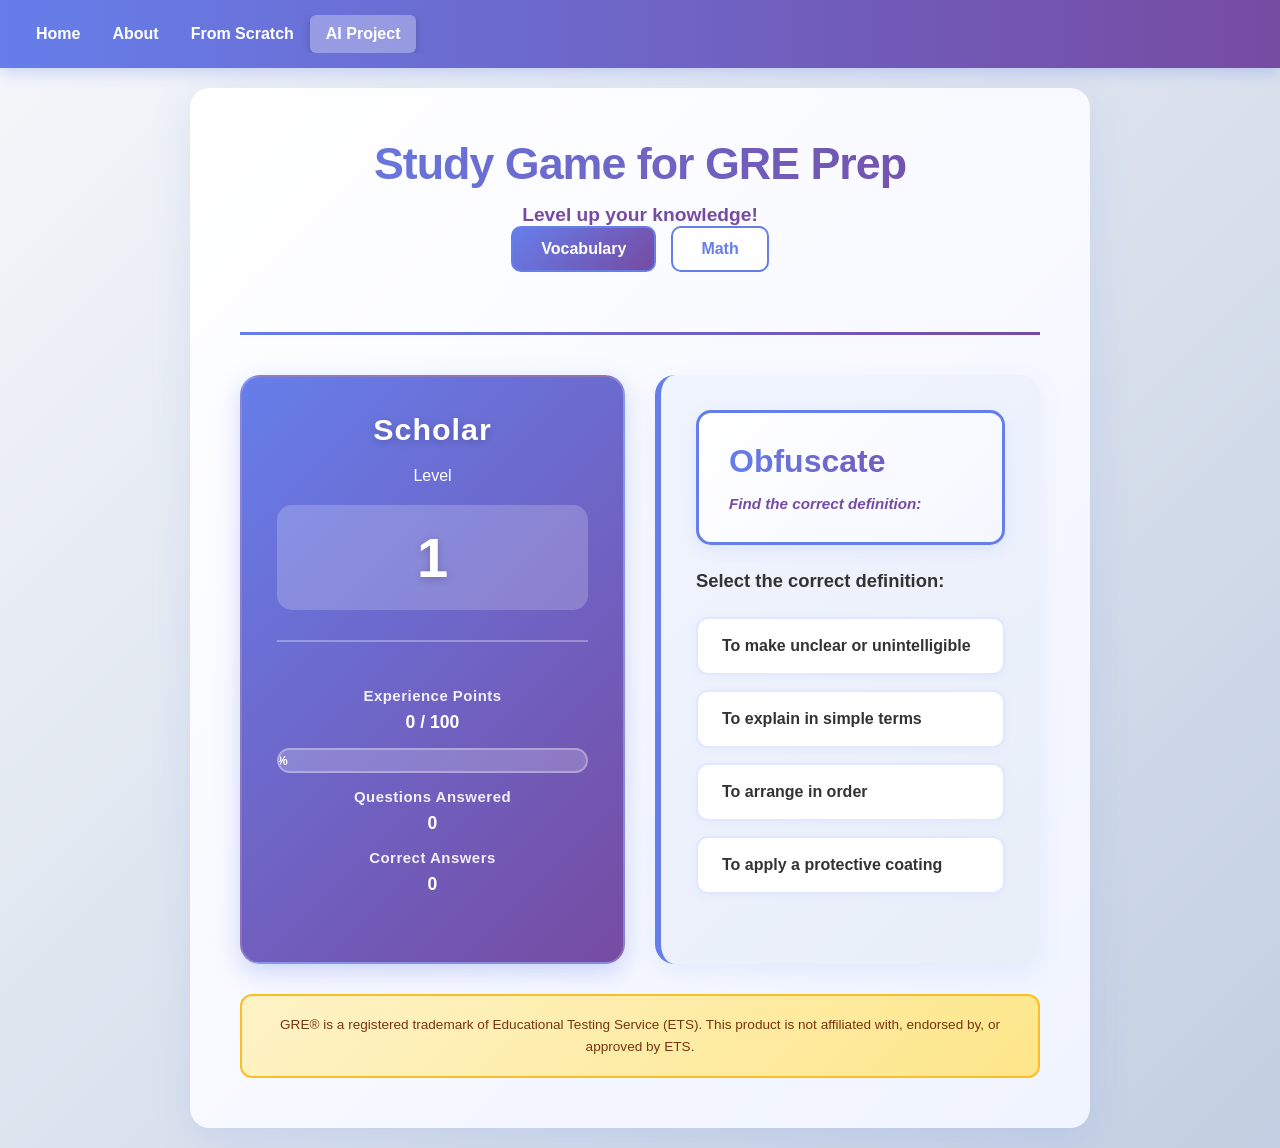
<file: ai.html>
<!DOCTYPE html>
<html lang="en">
<head>
    <meta charset="UTF-8">
    <meta name="viewport" content="width=device-width, initial-scale=1.0">
    <title>Study Game for GRE Prep</title>
    <style>
        * {
            margin: 0;
            padding: 0;
            box-sizing: border-box;
        }

        body {
            font-family: Helvetica, Arial, sans-serif;
            background: linear-gradient(135deg, #f5f7fa 0%, #c3cfe2 100%);
            min-height: 100vh;
            display: flex;
            flex-direction: column;
            padding: 0;
            margin: 0;
        }

        .navbar {
            background: linear-gradient(90deg, #667eea 0%, #764ba2 100%);
            padding: 15px 20px;
            overflow: hidden;
            color: white;
            position: sticky;
            top: 0;
            z-index: 1000;
            box-shadow: 0 4px 15px rgba(102, 126, 234, 0.3);
        }

        .navbar ul {
            list-style: none;
            display: block;
            margin: 0;
            padding: 0;
            overflow: auto;
        }

        .navbar li {
            margin: 0;
        }

        .navbar a {
            color: white;
            text-decoration: none;
            padding: 10px 16px;
            font-size: 16px;
            font-weight: bold;
            float: left;
            transition: all 0.3s ease;
            border-radius: 6px;
        }

        .navbar a:hover {
            background-color: rgba(255, 255, 255, 0.2);
            transform: translateY(-2px);
        }

        .navbar a.active {
            background-color: rgba(255, 255, 255, 0.3);
            box-shadow: 0 2px 8px rgba(0, 0, 0, 0.2);
        }

        .main-content {
            display: flex;
            justify-content: center;
            align-items: center;
            flex: 1;
            padding: 20px;
        }

        .container {
            background: linear-gradient(135deg, #ffffff 0%, #f0f4ff 100%);
            border-radius: 20px;
            box-shadow: 0 10px 40px rgba(102, 126, 234, 0.15);
            max-width: 900px;
            width: 100%;
            padding: 50px;
        }

        .header {
            text-align: center;
            margin-bottom: 40px;
            border-bottom: 3px solid transparent;
            border-image: linear-gradient(90deg, #667eea, #764ba2) 1;
            padding-bottom: 30px;
        }

        h1 {
            background: linear-gradient(90deg, #667eea 0%, #764ba2 100%);
            -webkit-background-clip: text;
            -webkit-text-fill-color: transparent;
            background-clip: text;
            font-size: 2.8em;
            margin-bottom: 15px;
            font-weight: 900;
            letter-spacing: -1px;
        }

        .subtitle {
            color: #764ba2;
            font-size: 1.2em;
            font-weight: 600;
        }

        .game-section {
            display: grid;
            grid-template-columns: 1fr 1fr;
            gap: 30px;
            margin-bottom: 30px;
        }

        .character-panel {
            background: linear-gradient(135deg, #667eea 0%, #764ba2 100%);
            color: white;
            padding: 35px;
            border-radius: 20px;
            text-align: center;
            box-shadow: 0 8px 25px rgba(102, 126, 234, 0.3);
            border: 2px solid rgba(255, 255, 255, 0.2);
        }

        .character-name {
            font-size: 1.9em;
            font-weight: 900;
            margin-bottom: 20px;
            letter-spacing: 1px;
            text-shadow: 0 2px 8px rgba(0, 0, 0, 0.2);
        }

        .level-display {
            font-size: 3.5em;
            font-weight: 900;
            margin: 20px 0;
            background: rgba(255, 255, 255, 0.2);
            padding: 20px;
            border-radius: 15px;
            text-shadow: 0 2px 8px rgba(0, 0, 0, 0.2);
        }

        .stats {
            margin-top: 30px;
            padding-top: 30px;
            border-top: 2px solid rgba(255, 255, 255, 0.3);
        }

        .stat-item {
            margin: 15px 0;
            font-size: 1.1em;
            font-weight: 600;
        }

        .stat-label {
            display: block;
            font-size: 0.85em;
            opacity: 0.9;
            margin-bottom: 8px;
            letter-spacing: 0.5px;
        }

        .experience-bar {
            background: rgba(255, 255, 255, 0.2);
            height: 25px;
            border-radius: 15px;
            margin-top: 15px;
            overflow: hidden;
            border: 2px solid rgba(255, 255, 255, 0.3);
        }

        .experience-fill {
            background: linear-gradient(90deg, #4ade80 0%, #22c55e 100%);
            height: 100%;
            border-radius: 13px;
            transition: width 0.5s ease;
            display: flex;
            align-items: center;
            justify-content: center;
            color: white;
            font-size: 0.75em;
            font-weight: bold;
            box-shadow: inset 0 2px 8px rgba(0, 0, 0, 0.1);
        }

        .question-panel {
            background: linear-gradient(135deg, #f0f4ff 0%, #e8eef8 100%);
            padding: 35px;
            border-radius: 20px;
            border-left: 6px solid #667eea;
            box-shadow: 0 8px 25px rgba(102, 126, 234, 0.1);
        }

        .word-display {
            background: linear-gradient(135deg, #ffffff 0%, #f5f7ff 100%);
            padding: 30px;
            border-radius: 15px;
            margin-bottom: 25px;
            border: 3px solid #667eea;
            box-shadow: 0 5px 15px rgba(102, 126, 234, 0.1);
        }

        .word {
            font-size: 2em;
            font-weight: 900;
            background: linear-gradient(90deg, #667eea 0%, #764ba2 100%);
            -webkit-background-clip: text;
            -webkit-text-fill-color: transparent;
            background-clip: text;
            margin-bottom: 15px;
        }

        .definition-prompt {
            color: #764ba2;
            font-size: 0.95em;
            font-style: italic;
            font-weight: 600;
        }

        .question-text {
            font-size: 1.15em;
            color: #333;
            margin-bottom: 25px;
            font-weight: 600;
        }

        .options {
            display: flex;
            flex-direction: column;
            gap: 15px;
        }

        .option-button {
            background: white;
            border: 2px solid #e0e7ff;
            padding: 18px 24px;
            border-radius: 12px;
            cursor: pointer;
            font-size: 1em;
            text-align: left;
            transition: all 0.3s ease;
            color: #333;
            font-weight: 600;
            box-shadow: 0 2px 8px rgba(102, 126, 234, 0.05);
        }

        .option-button:hover:not(:disabled) {
            border-color: #667eea;
            background: #f0f4ff;
            transform: translateX(8px);
            box-shadow: 0 5px 15px rgba(102, 126, 234, 0.2);
        }

        .option-button:disabled {
            cursor: not-allowed;
            opacity: 0.7;
        }

        .option-button.correct {
            background: linear-gradient(135deg, #dcfce7 0%, #bbf7d0 100%);
            border-color: #22c55e;
            color: #166534;
            font-weight: 700;
        }

        .option-button.incorrect {
            background: linear-gradient(135deg, #fee2e2 0%, #fecaca 100%);
            border-color: #ef4444;
            color: #7f1d1d;
            font-weight: 700;
        }

        .feedback {
            margin-top: 25px;
            padding: 18px;
            border-radius: 12px;
            text-align: center;
            font-weight: bold;
            display: none;
            font-size: 1.05em;
            animation: slideIn 0.3s ease;
        }

        @keyframes slideIn {
            from {
                opacity: 0;
                transform: translateY(-10px);
            }
            to {
                opacity: 1;
                transform: translateY(0);
            }
        }

        .feedback.show {
            display: block;
        }

        .feedback.correct {
            background: linear-gradient(135deg, #dcfce7 0%, #bbf7d0 100%);
            color: #166534;
            border: 2px solid #22c55e;
        }

        .feedback.incorrect {
            background: linear-gradient(135deg, #fee2e2 0%, #fecaca 100%);
            color: #7f1d1d;
            border: 2px solid #ef4444;
        }

        .button-group {
            display: flex;
            gap: 20px;
            margin-top: 35px;
            justify-content: center;
            flex-wrap: wrap;
        }

        .btn {
            padding: 14px 40px;
            font-size: 1.05em;
            border: none;
            border-radius: 12px;
            cursor: pointer;
            font-weight: 700;
            transition: all 0.3s ease;
            text-decoration: none;
            display: inline-block;
            box-shadow: 0 4px 15px rgba(102, 126, 234, 0.2);
        }

        .btn-primary {
            background: linear-gradient(135deg, #667eea 0%, #764ba2 100%);
            color: white;
        }

        .btn-primary:hover {
            transform: translateY(-3px);
            box-shadow: 0 8px 25px rgba(102, 126, 234, 0.4);
        }

        .btn-secondary {
            background: linear-gradient(135deg, #f0f4ff 0%, #e8eef8 100%);
            color: #667eea;
            border: 2px solid #667eea;
            font-weight: 700;
        }

        .btn-secondary:hover {
            background: linear-gradient(135deg, #e8eef8 0%, #dfe9f3 100%);
            transform: translateY(-3px);
            box-shadow: 0 8px 25px rgba(102, 126, 234, 0.2);
        }

        .game-over {
            text-align: center;
            display: none;
            animation: fadeIn 0.5s ease;
        }

        @keyframes fadeIn {
            from {
                opacity: 0;
            }
            to {
                opacity: 1;
            }
        }

        .game-over.show {
            display: block;
        }

        .game-over h2 {
            font-size: 2.5em;
            background: linear-gradient(90deg, #667eea 0%, #764ba2 100%);
            -webkit-background-clip: text;
            -webkit-text-fill-color: transparent;
            background-clip: text;
            margin-bottom: 30px;
            font-weight: 900;
        }

        .final-stats {
            background: linear-gradient(135deg, #f0f4ff 0%, #e8eef8 100%);
            padding: 30px;
            border-radius: 15px;
            margin: 30px 0;
            border: 2px solid #667eea;
            box-shadow: 0 5px 15px rgba(102, 126, 234, 0.1);
        }

        .final-stats p {
            font-size: 1.3em;
            margin: 15px 0;
            color: #333;
            font-weight: 600;
        }

        .home-button {
            margin-top: 30px;
        }

        .level-up-animation {
            animation: levelUp 0.6s ease;
        }

        @keyframes levelUp {
            0% {
                transform: scale(1);
            }
            50% {
                transform: scale(1.15);
                filter: brightness(1.2);
            }
            100% {
                transform: scale(1);
            }
        }

        .mode-selector {
            display: flex;
            gap: 15px;
            margin-bottom: 30px;
            justify-content: center;
            flex-wrap: wrap;
        }

        .mode-btn {
            padding: 12px 28px;
            border: 2px solid #667eea;
            background: white;
            color: #667eea;
            border-radius: 10px;
            cursor: pointer;
            font-weight: 700;
            transition: all 0.3s ease;
            font-size: 1em;
        }

        .mode-btn.active {
            background: linear-gradient(135deg, #667eea 0%, #764ba2 100%);
            color: white;
            border-color: #667eea;
        }

        .mode-btn:hover {
            transform: translateY(-3px);
            box-shadow: 0 6px 20px rgba(102, 126, 234, 0.3);
        }

        .disclaimer {
            background: linear-gradient(135deg, #fef3c7 0%, #fde68a 100%);
            border: 2px solid #fbbf24;
            border-radius: 12px;
            padding: 18px 20px;
            margin-top: 30px;
            font-size: 0.85em;
            color: #78350f;
            line-height: 1.6;
            text-align: center;
            font-weight: 500;
        }

        @media (max-width: 600px) {
            .game-section {
                grid-template-columns: 1fr;
            }

            h1 {
                font-size: 2em;
                letter-spacing: 0;
            }

            .container {
                padding: 25px;
                border-radius: 15px;
            }

            .button-group {
                flex-direction: column;
                gap: 12px;
            }

            .btn {
                width: 100%;
                padding: 12px 30px;
            }

            .navbar ul {
                gap: 10px;
            }

            .navbar a {
                padding: 8px 12px;
                font-size: 0.9em;
            }

            .character-panel {
                padding: 25px;
            }

            .level-display {
                font-size: 2.5em;
            }

            .question-panel {
                padding: 20px;
            }

            .word {
                font-size: 1.6em;
            }

            .mode-selector {
                gap: 10px;
            }

            .mode-btn {
                padding: 10px 20px;
                font-size: 0.95em;
            }
        }
    </style>
</head>
<body>
    <nav class="navbar">
        <ul>
            <li><a href="index.html">Home</a></li>
            <li><a href="about.html">About</a></li>
            <li><a href="fromScratch.html">From Scratch</a></li>
            <li><a href="ai.html" class="active">AI Project</a></li>
        </ul>
    </nav>
    <div class="main-content">
        <div class="container">
        <div class="header">
            <h1>Study Game for GRE Prep</h1>
            <p class="subtitle">Level up your knowledge!</p>
            <div class="mode-selector">
                <button class="mode-btn active" id="vocabMode" onclick="setMode('vocab')">Vocabulary</button>
                <button class="mode-btn" id="mathMode" onclick="setMode('math')">Math</button>
            </div>
        </div>

        <div class="game-section">
            <div class="character-panel">
                <div class="character-name" id="characterName">Scholar</div>
                <div>Level</div>
                <div class="level-display" id="levelDisplay">1</div>
                <div class="stats">
                    <div class="stat-item">
                        <span class="stat-label">Experience Points</span>
                        <div id="experienceValue">0 / 100</div>
                    </div>
                    <div class="experience-bar">
                        <div class="experience-fill" id="experienceFill" style="width: 0%">
                            <span id="expPercentage">0%</span>
                        </div>
                    </div>
                    <div class="stat-item" style="margin-top: 15px;">
                        <span class="stat-label">Questions Answered</span>
                        <div id="answeredCount">0</div>
                    </div>
                    <div class="stat-item">
                        <span class="stat-label">Correct Answers</span>
                        <div id="correctCount">0</div>
                    </div>
                </div>
            </div>

            <div class="question-panel">
                <div id="gameContent">
                    <div class="word-display">
                        <div class="word" id="wordDisplay">Loading...</div>
                        <div class="definition-prompt">Find the correct definition:</div>
                    </div>
                    <div class="question-text" id="questionText">Loading question...</div>
                    <div class="options" id="optionsContainer"></div>
                    <div class="feedback" id="feedback"></div>
                </div>

                <div id="gameOverScreen" class="game-over">
                    <h2>🎉 Quiz Complete! 🎉</h2>
                    <div class="final-stats">
                        <p>Final Level: <strong id="finalLevel">1</strong></p>
                        <p>Total Experience: <strong id="finalExperience">0</strong></p>
                        <p>Questions Answered: <strong id="finalAnswered">0</strong></p>
                        <p>Accuracy: <strong id="finalAccuracy">0%</strong></p>
                    </div>
                </div>

                <div class="button-group">
                    <button class="btn btn-primary" id="nextButton" style="display:none;">Next Question</button>
                    <button class="btn btn-secondary" id="restartButton" style="display:none;">Play Again</button>
                </div>
            </div>
        </div>
        <div class="disclaimer">
            GRE® is a registered trademark of Educational Testing Service (ETS). This product is not affiliated with, endorsed by, or approved by ETS.
        </div>
        </div>
    </div>

    <script>
        // Secure escaping function to prevent XSS
        function escapeHtml(text) {
            const div = document.createElement('div');
            div.textContent = text;
            return div.innerHTML;
        }

        // Game mode state
        let currentMode = 'vocab';

        // Set game mode
        function setMode(mode) {
            currentMode = mode;
            document.getElementById('vocabMode').classList.toggle('active', mode === 'vocab');
            document.getElementById('mathMode').classList.toggle('active', mode === 'math');
            initializeGame();
        }

        // GRE vocabulary data with appropriate, clean words
        const vocabularyData = [
            {
                word: "Pellucid",
                definitions: [
                    { text: "Transparently clear in style or meaning; easily understood", correct: true },
                    { text: "Having a thick or murky appearance", correct: false },
                    { text: "To break or shatter into pieces", correct: false },
                    { text: "A musical instrument of ancient origin", correct: false }
                ]
            },
            {
                word: "Ephemeral",
                definitions: [
                    { text: "Lasting for an indefinitely long time", correct: false },
                    { text: "Lasting for a very short time", correct: true },
                    { text: "A disease that affects many people", correct: false },
                    { text: "Relating to the physical body", correct: false }
                ]
            },
            {
                word: "Obfuscate",
                definitions: [
                    { text: "To make unclear or unintelligible", correct: true },
                    { text: "To explain in simple terms", correct: false },
                    { text: "To apply a protective coating", correct: false },
                    { text: "To arrange in order", correct: false }
                ]
            },
            {
                word: "Recalcitrant",
                definitions: [
                    { text: "Unwilling to obey; stubbornly resistant", correct: true },
                    { text: "To calculate again or recount", correct: false },
                    { text: "Easily influenced or persuaded", correct: false },
                    { text: "A type of chemical element", correct: false }
                ]
            },
            {
                word: "Salient",
                definitions: [
                    { text: "Most noticeable or important", correct: true },
                    { text: "Something salty or briny", correct: false },
                    { text: "A type of military formation", correct: false },
                    { text: "To jump or leap from place to place", correct: false }
                ]
            },
            {
                word: "Ameliorate",
                definitions: [
                    { text: "To make something better or improve", correct: true },
                    { text: "To worsen or make worse", correct: false },
                    { text: "A substance that kills harmful bacteria", correct: false },
                    { text: "To combine or blend together", correct: false }
                ]
            },
            {
                word: "Cacophony",
                definitions: [
                    { text: "A harsh mixture of discordant sounds", correct: true },
                    { text: "A pleasant and harmonious blending of sounds", correct: false },
                    { text: "A type of musical performance", correct: false },
                    { text: "An awkward social situation", correct: false }
                ]
            },
            {
                word: "Perspicacious",
                definitions: [
                    { text: "Having keen insight or understanding", correct: true },
                    { text: "Lacking common sense or judgment", correct: false },
                    { text: "Relating to physical appearance", correct: false },
                    { text: "To lose consciousness briefly", correct: false }
                ]
            },
            {
                word: "Querulous",
                definitions: [
                    { text: "Habitually complaining; whining", correct: true },
                    { text: "Asking many questions out of curiosity", correct: false },
                    { text: "Peaceful and calm in nature", correct: false },
                    { text: "Very quick or rapid in movement", correct: false }
                ]
            },
            {
                word: "Benevolent",
                definitions: [
                    { text: "Showing kindness and generous concern for others", correct: true },
                    { text: "Acting out of self-interest or greed", correct: false },
                    { text: "Harmful or destructive to people", correct: false },
                    { text: "Reluctant to spend money", correct: false }
                ]
            }
        ];

        // GRE Math questions
        const mathData = [
            {
                problem: "If 3x + 5 = 20, what is the value of x?",
                options: [
                    { text: "x = 3", correct: false },
                    { text: "x = 5", correct: true },
                    { text: "x = 7", correct: false },
                    { text: "x = 10", correct: false }
                ]
            },
            {
                problem: "What is 25% of 80?",
                options: [
                    { text: "16", correct: false },
                    { text: "25", correct: true },
                    { text: "20", correct: false },
                    { text: "30", correct: false }
                ]
            },
            {
                problem: "If a square has a side length of 6, what is its area?",
                options: [
                    { text: "12", correct: false },
                    { text: "24", correct: false },
                    { text: "36", correct: true },
                    { text: "48", correct: false }
                ]
            },
            {
                problem: "What is the average of 12, 18, and 21?",
                options: [
                    { text: "17", correct: true },
                    { text: "18", correct: false },
                    { text: "19", correct: false },
                    { text: "20", correct: false }
                ]
            },
            {
                problem: "If 2y - 3 = 7, what is the value of y?",
                options: [
                    { text: "y = 4", correct: false },
                    { text: "y = 5", correct: true },
                    { text: "y = 6", correct: false },
                    { text: "y = 7", correct: false }
                ]
            },
            {
                problem: "What is 15% of 200?",
                options: [
                    { text: "25", correct: false },
                    { text: "30", correct: true },
                    { text: "35", correct: false },
                    { text: "40", correct: false }
                ]
            },
            {
                problem: "If a triangle has a base of 10 and height of 8, what is its area?",
                options: [
                    { text: "40", correct: true },
                    { text: "45", correct: false },
                    { text: "50", correct: false },
                    { text: "80", correct: false }
                ]
            },
            {
                problem: "What is the value of 3^4?",
                options: [
                    { text: "12", correct: false },
                    { text: "64", correct: false },
                    { text: "81", correct: true },
                    { text: "27", correct: false }
                ]
            },
            {
                problem: "If the circumference of a circle is 12π, what is its radius?",
                options: [
                    { text: "2", correct: false },
                    { text: "4", correct: false },
                    { text: "6", correct: true },
                    { text: "8", correct: false }
                ]
            },
            {
                problem: "What is 40% of 150?",
                options: [
                    { text: "50", correct: false },
                    { text: "60", correct: true },
                    { text: "70", correct: false },
                    { text: "80", correct: false }
                ]
            }
        ];

        // Game state
        const gameState = {
            level: 1,
            experience: 0,
            experiencePerLevel: 100,
            answered: 0,
            correct: 0,
            currentQuestionIndex: 0,
            currentQuestion: null,
            isAnswered: false
        };

        // Initialize the game
        function initializeGame() {
            gameState.level = 1;
            gameState.experience = 0;
            gameState.answered = 0;
            gameState.correct = 0;
            gameState.currentQuestionIndex = 0;
            gameState.isAnswered = false;

            // Shuffle appropriate data based on mode
            shuffleArray(vocabularyData);
            shuffleArray(mathData);

            updateDisplay();
            loadQuestion();

            document.getElementById('nextButton').style.display = 'none';
            document.getElementById('restartButton').style.display = 'none';
            document.getElementById('gameOverScreen').classList.remove('show');
            document.getElementById('gameContent').style.display = 'block';
        }

        // Fisher-Yates shuffle algorithm
        function shuffleArray(array) {
            for (let i = array.length - 1; i > 0; i--) {
                const j = Math.floor(Math.random() * (i + 1));
                [array[i], array[j]] = [array[j], array[i]];
            }
        }

        // Load current question
        function loadQuestion() {
            const currentData = currentMode === 'vocab' ? vocabularyData : mathData;
            
            if (gameState.currentQuestionIndex >= currentData.length) {
                endGame();
                return;
            }

            gameState.isAnswered = false;
            gameState.currentQuestion = currentData[gameState.currentQuestionIndex];

            if (currentMode === 'vocab') {
                // Shuffle answer options for vocab
                const shuffledDefinitions = [...gameState.currentQuestion.definitions];
                shuffleArray(shuffledDefinitions);

                // Display word
                document.getElementById('wordDisplay').textContent = escapeHtml(gameState.currentQuestion.word);

                // Display question
                document.getElementById('questionText').textContent = 'Select the correct definition:';

                // Render answer options
                const optionsContainer = document.getElementById('optionsContainer');
                optionsContainer.innerHTML = '';

                shuffledDefinitions.forEach((definition, index) => {
                    const button = document.createElement('button');
                    button.className = 'option-button';
                    button.textContent = escapeHtml(definition.text);
                    button.disabled = false;
                    button.dataset.correct = definition.correct;
                    button.dataset.index = index;

                    button.addEventListener('click', () => handleAnswer(button, definition.correct));
                    optionsContainer.appendChild(button);
                });
            } else {
                // Math mode
                const shuffledOptions = [...gameState.currentQuestion.options];
                shuffleArray(shuffledOptions);

                // Display problem
                document.getElementById('wordDisplay').textContent = escapeHtml(gameState.currentQuestion.problem);

                // Display question
                document.getElementById('questionText').textContent = 'Solve the problem:';

                // Render answer options
                const optionsContainer = document.getElementById('optionsContainer');
                optionsContainer.innerHTML = '';

                shuffledOptions.forEach((option, index) => {
                    const button = document.createElement('button');
                    button.className = 'option-button';
                    button.textContent = escapeHtml(option.text);
                    button.disabled = false;
                    button.dataset.correct = option.correct;
                    button.dataset.index = index;

                    button.addEventListener('click', () => handleAnswer(button, option.correct));
                    optionsContainer.appendChild(button);
                });
            }

            // Clear feedback
            const feedback = document.getElementById('feedback');
            feedback.classList.remove('show', 'correct', 'incorrect');
            feedback.textContent = '';

            document.getElementById('nextButton').style.display = 'none';
        }

        // Handle answer selection
        function handleAnswer(button, isCorrect) {
            if (gameState.isAnswered) return;

            gameState.isAnswered = true;
            gameState.answered++;

            // Disable all buttons
            document.querySelectorAll('.option-button').forEach(btn => {
                btn.disabled = true;
            });

            // Show correct/incorrect state
            const allButtons = document.querySelectorAll('.option-button');
            allButtons.forEach(btn => {
                if (btn.dataset.correct === 'true') {
                    btn.classList.add('correct');
                } else if (btn === button && btn.dataset.correct !== 'true') {
                    btn.classList.add('incorrect');
                }
            });

            const feedback = document.getElementById('feedback');
            feedback.classList.add('show');

            if (isCorrect) {
                gameState.correct++;
                gameState.experience += 25;
                feedback.classList.add('correct');
                feedback.textContent = '✓ Correct! Great job!';

                // Check for level up
                checkLevelUp();
            } else {
                gameState.experience += 10;
                feedback.classList.add('incorrect');
                feedback.textContent = '✗ Incorrect. Better luck next time!';
            }

            updateDisplay();
            document.getElementById('nextButton').style.display = 'inline-block';
        }

        // Check if player leveled up
        function checkLevelUp() {
            while (gameState.experience >= gameState.experiencePerLevel) {
                gameState.level++;
                gameState.experience -= gameState.experiencePerLevel;
                showLevelUpAnimation();
                gameState.experiencePerLevel += 50;
            }
        }

        // Show level up animation
        function showLevelUpAnimation() {
            const levelDisplay = document.getElementById('levelDisplay');
            levelDisplay.classList.remove('level-up-animation');
            // Trigger reflow to restart animation
            void levelDisplay.offsetWidth;
            levelDisplay.classList.add('level-up-animation');
        }

        // Update UI display
        function updateDisplay() {
            document.getElementById('levelDisplay').textContent = gameState.level;
            document.getElementById('answeredCount').textContent = gameState.answered;
            document.getElementById('correctCount').textContent = gameState.correct;

            const expPercentage = Math.min((gameState.experience / gameState.experiencePerLevel) * 100, 100);
            document.getElementById('experienceFill').style.width = expPercentage + '%';
            document.getElementById('expPercentage').textContent = Math.round(expPercentage) + '%';
            document.getElementById('experienceValue').textContent = gameState.experience + ' / ' + gameState.experiencePerLevel;
        }

        // Next question handler
        document.getElementById('nextButton').addEventListener('click', () => {
            gameState.currentQuestionIndex++;
            loadQuestion();
        });

        // Restart game handler
        document.getElementById('restartButton').addEventListener('click', initializeGame);

        // End game
        function endGame() {
            document.getElementById('gameContent').style.display = 'none';
            document.getElementById('gameOverScreen').classList.add('show');

            const accuracy = gameState.answered > 0
                ? Math.round((gameState.correct / gameState.answered) * 100)
                : 0;

            document.getElementById('finalLevel').textContent = gameState.level;
            document.getElementById('finalExperience').textContent = gameState.experience;
            document.getElementById('finalAnswered').textContent = gameState.answered;
            document.getElementById('finalAccuracy').textContent = accuracy + '%';

            document.getElementById('nextButton').style.display = 'none';
            document.getElementById('restartButton').style.display = 'inline-block';
        }

        // Start the game when page loads
        window.addEventListener('DOMContentLoaded', initializeGame);
    </script>
</body>
</html>
</file>
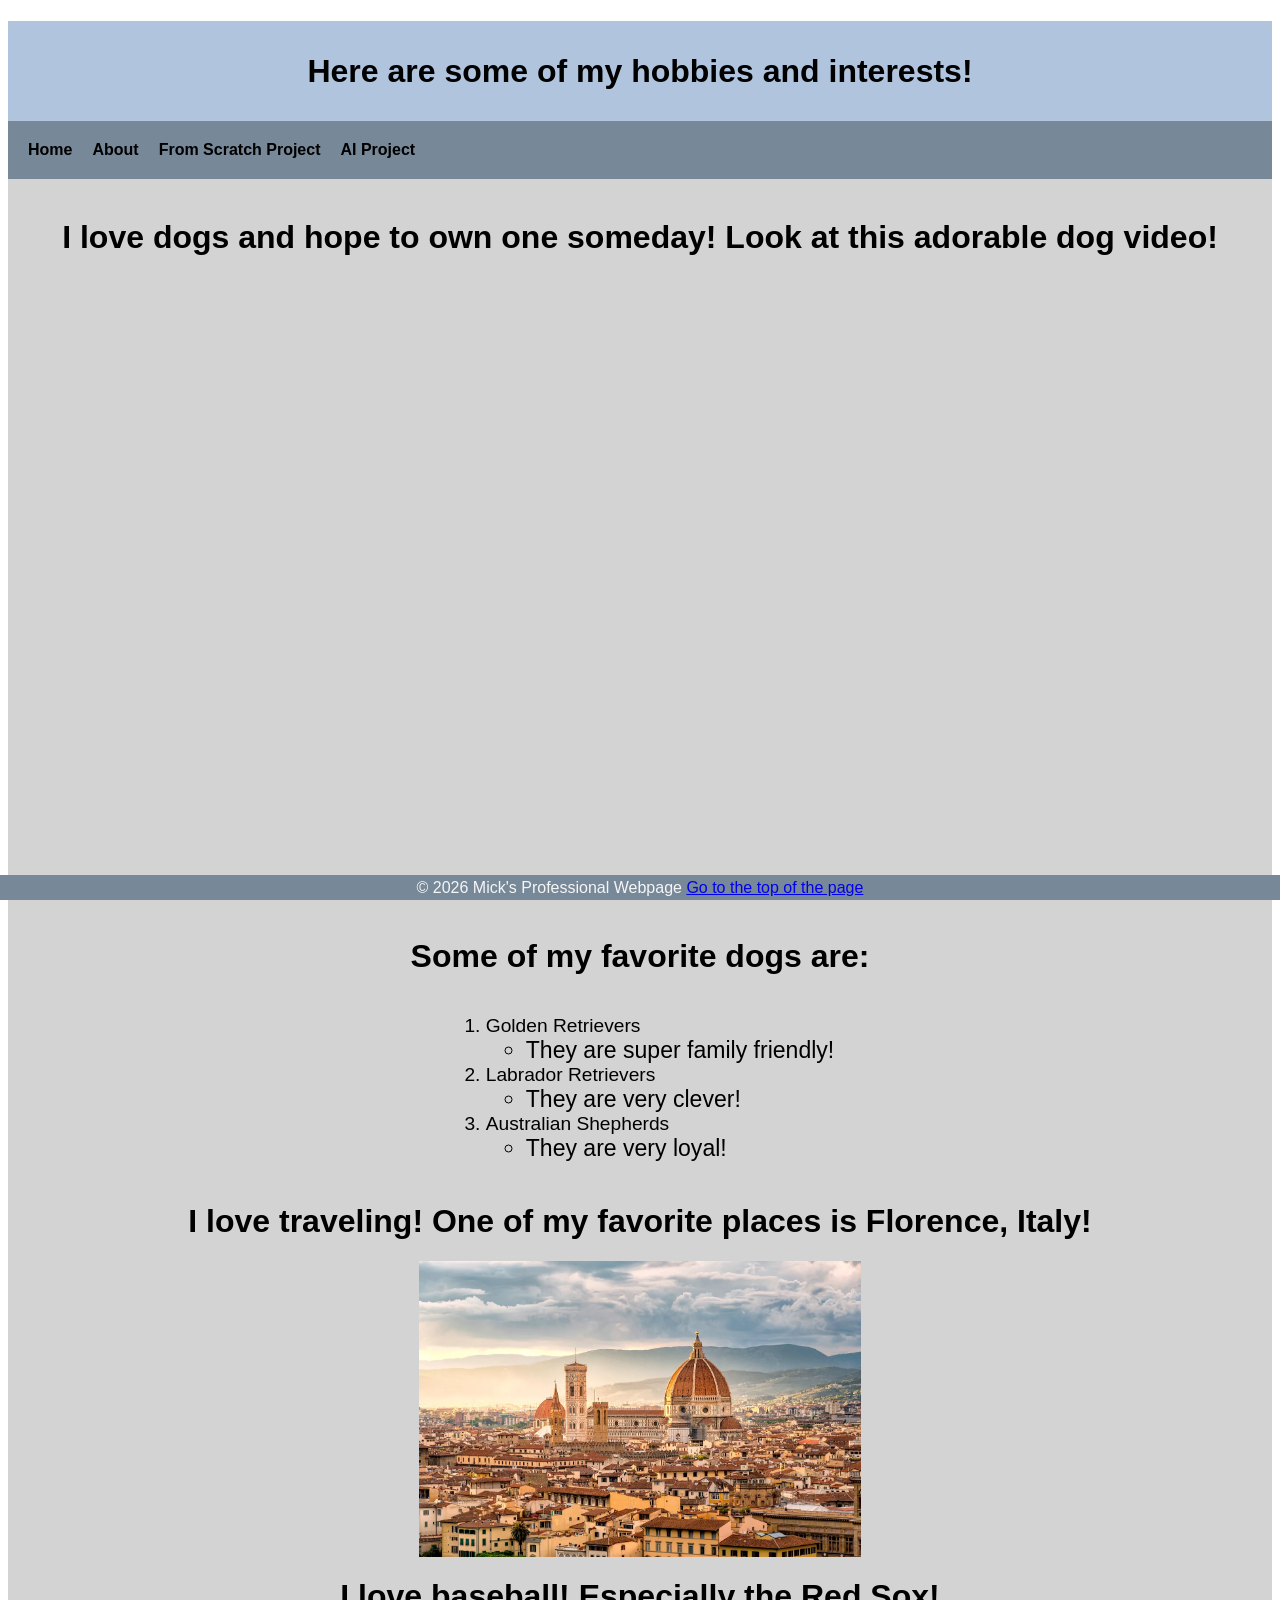
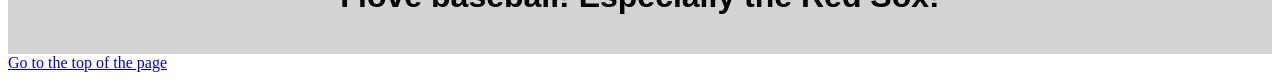
<file: fromScratch.html>
<!DOCTYPE html>
<html lang="en">
<head>
    <meta charset="UTF-8">
    <meta name="viewport" content="width=device-width, initial-scale=1.0">
    <link rel="stylesheet" type="text/css" href="css/myStyles.css">
    <title>From Scratch Page</title>
</head>
<body>
    <div class="common header" id="top"> 
        <h1>Here are some of my hobbies and interests!</h1> 
    </div>
     <nav class="common">
        <a class = "nav a" href="index.html">Home</a>
        <a class = "nav a"href="about.html">About </a>
        <a class="nav a" href="fromScratch.html">From Scratch Project</a>
        <a class = "nav a" href="ai.html">AI Project</a>
    </nav>
    <div class="common mainbody"> 
        <br>
        <h1>I love dogs and hope to own one someday! Look at this adorable dog video!</h1>
        <iframe
            width="1128" 
            height="635" 
            src="https://www.youtube.com/embed/rNtUMq1AJIA" 
            title="Labradors Fetching Skills Landed Him a Job in Pro Baseball | The Dodo" 
            frameborder="0" 
            allow="accelerometer; autoplay; clipboard-write; encrypted-media; gyroscope; picture-in-picture; web-share" 
            referrerpolicy="strict-origin-when-cross-origin" 
            allowfullscreen>
        </iframe>
        <h1>Some of my favorite dogs are:</h1>
        <ol>
            <li>Golden Retrievers</li>
                <ul>
                    <li>They are super family friendly!</li>
                </ul>
            <li>Labrador Retrievers</li>
                <ul>
                    <li>They are very clever!</li>
                </ul>
            <li>Australian Shepherds</li>
                <ul>
                    <li>They are very loyal!</li>
                </ul>
        </ol>
        <h1>I love traveling! One of my favorite places is Florence, Italy!</h1>
        <img src="assets/img/florence.jpg" alt="Florence Italy" width="300">
        <h1>I love baseball! Especially the Red Sox!</h1>
        <div class='img common' id='viz1776722743193'>
            <noscript>
                <a href='#'>
                    <img alt='Boston Red Sox Visualized ' src='https:&#47;&#47;public.tableau.com&#47;static&#47;images&#47;Bo&#47;BostonRedSoxVisualized&#47;BostonRedSoxVisualized&#47;1_rss.png' style='border: none' />
                </a>
            </noscript>
            <object class='tableauViz' style='display:none;'>
                <param name='host_url' value='https%3A%2F%2Fpublic.tableau.com%2F' />
                <param name='embed_code_version' value='3' />
                <param name='site_root' value='' />
                <param name='name' value='BostonRedSoxVisualized&#47;BostonRedSoxVisualized' />
                <param name='tabs' value='no' />
                <param name='toolbar' value='yes' />
                <param name='static_image' value='https:&#47;&#47;public.tableau.com&#47;static&#47;images&#47;Bo&#47;BostonRedSoxVisualized&#47;BostonRedSoxVisualized&#47;1.png' />
                <param name='animate_transition' value='yes' />
                <param name='display_static_image' value='yes' />
                <param name='display_spinner' value='yes' />
                <param name='display_overlay' value='yes' />
                <param name='display_count' value='yes' />
                <param name='language' value='en-US' />
            </object>
        </div>
        <script type='text/javascript'>
            var divElement = document.getElementById('viz1776722743193');
            var vizElement = divElement.getElementsByTagName('object')[0];
            vizElement.style.width = '1000px';
            vizElement.style.height = '1027px';
            var scriptElement = document.createElement('script');
            scriptElement.src = 'https://public.tableau.com/javascripts/api/viz_v1.js';
            vizElement.parentNode.insertBefore(scriptElement, vizElement);
        </script>
        <br>
    </div>
    <a href="#top">Go to the top of the page</a>
    <div class="common footer">
        &copy; 2026 Mick's Professional Webpage
        <a href="#top">Go to the top of the page</a>
    </div>
</body>
</html>
</file>
<file: css/myStyles.css>
.header{
    background-color: lightsteelblue;
    color: black;
    height: 100px;
    line-height: 100px;
}
.mainbody{
    background-color: lightgray;
    
}

img{
    display: block;
    width: 35%;
    margin-left: auto;
    margin-right: auto;
}

ul, ol {
    font-size: larger;
    display: inline-block;
    text-align: left;
    margin-left: auto;
    margin-right: auto;
}
.footer{
    background-color: lightslategray;
    color: whitesmoke;
    height: 25px;
    line-height: 25px;
    position: fixed;
    bottom: 0px;
    right: 0px;
    left: 0px;
}
#viz1776722743193 {
    display: flex;
    justify-content: center;
    width: 100%;
}
.common{
    font-family: Helvetica, Arial, sans-serif;
    text-align: center;
}

div{
    text-align: center;
    justify-content: center;
    margin-left: auto;
    margin-right: auto;
}

nav{
    background-color: lightslategrey;
    padding: 10px;
    overflow: hidden;
    color: black;
}

nav a{
    color: black;
    text-decoration: none;
    padding: 10px;
    font-size: 16px;
    font-weight: bold;
    float: left;
}

nav a:hover{
    background-color: lightgray;
}
</file>
